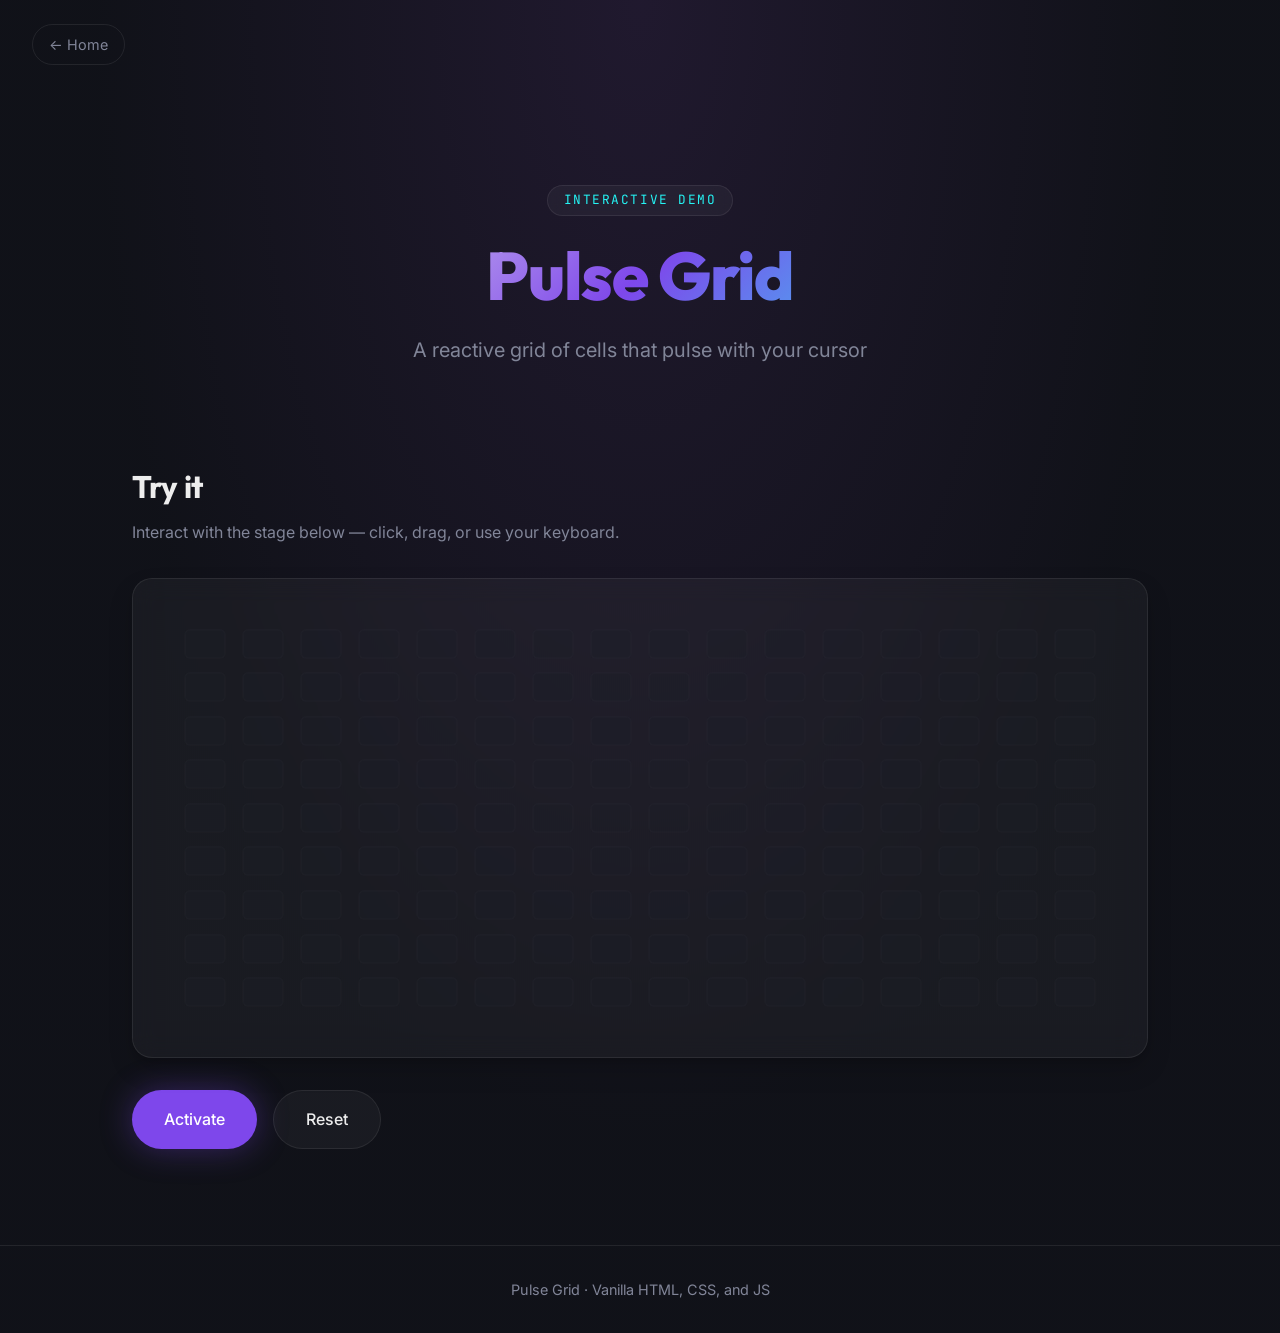
<file: pulse-grid/index.html>
<!DOCTYPE html>
<html lang="en">
<head>
  <meta charset="UTF-8">
  <meta name="viewport" content="width=device-width, initial-scale=1.0">
  <meta name="theme-color" content="#0c0e1a">
  <meta name="description" content="A reactive grid of cells that pulse with your cursor">

  <!-- Open Graph -->
  <meta property="og:type" content="website">
  <meta property="og:title" content="Pulse Grid">
  <meta property="og:description" content="A reactive grid of cells that pulse with your cursor">

  <title>Pulse Grid — Interactive Demo</title>

  <link rel="icon" href="data:image/svg+xml,<svg xmlns=%22http://www.w3.org/2000/svg%22 viewBox=%220 0 16 16%22><circle cx=%228%22 cy=%228%22 r=%226%22 fill=%22%237c4cff%22/></svg>">

  <link rel="preconnect" href="https://fonts.googleapis.com">
  <link rel="preconnect" href="https://fonts.gstatic.com" crossorigin>
  <link rel="preload" as="style" href="https://fonts.googleapis.com/css2?family=Inter:wght@400;500;600&family=Outfit:wght@500;700;800&family=JetBrains+Mono:wght@400;500&display=swap">
  <link rel="stylesheet" href="https://fonts.googleapis.com/css2?family=Inter:wght@400;500;600&family=Outfit:wght@500;700;800&family=JetBrains+Mono:wght@400;500&display=swap">

  <link rel="stylesheet" href="styles.css">
</head>
<body>
  <a class="skip-link" href="#demo">Skip to demo</a>

  <header class="page-header">
    <nav aria-label="Primary">
      <a class="page-header__back" href="../" aria-label="Back to home">← Home</a>
    </nav>
  </header>

  <main>
    <section id="hero" class="hero" aria-labelledby="hero-title">
      <p class="hero__eyebrow">Interactive Demo</p>
      <h1 id="hero-title" class="hero__title">Pulse Grid</h1>
      <p class="hero__tagline">A reactive grid of cells that pulse with your cursor</p>
    </section>

    <section id="demo" class="demo" aria-labelledby="demo-title">
      <h2 id="demo-title" class="demo__title">Try it</h2>
      <p class="demo__hint">Interact with the stage below — click, drag, or use your keyboard.</p>

      <div class="demo__stage" id="pulse-grid-stage" role="region" aria-label="Pulse Grid interactive stage">
        <div class="grid" id="pulse-grid" aria-hidden="true"></div>
      </div>

      <div class="demo__controls" role="group" aria-label="Demo controls">
        <button class="btn btn--primary" id="pulse-grid-action" type="button" aria-label="Trigger Pulse Grid">
          Activate
        </button>
        <button class="btn btn--ghost" id="pulse-grid-reset" type="button" aria-label="Reset Pulse Grid">
          Reset
        </button>
      </div>
    </section>
  </main>

  <footer class="page-footer">
    <p>Pulse Grid · Vanilla HTML, CSS, and JS</p>
  </footer>

  <script type="module" src="app.js"></script>
</body>
</html>
</file>
<file: pulse-grid/styles.css>
/* Pulse Grid — A reactive grid of cells that pulse with your cursor */

:root {
  /* Colors */
  --color-bg: hsl(230, 20%, 8%);
  --color-surface: hsl(230, 15%, 14%);
  --color-text: hsl(0, 0%, 93%);
  --color-text-muted: hsl(230, 10%, 55%);
  --color-primary: hsl(260, 80%, 60%);
  --color-primary-glow: hsla(260, 80%, 60%, 0.35);
  --color-accent: hsl(180, 90%, 55%);
  --color-border: rgba(255, 255, 255, 0.08);
  --color-surface-glass: rgba(255, 255, 255, 0.04);

  /* Typography */
  --font-heading: 'Outfit', sans-serif;
  --font-body: 'Inter', sans-serif;
  --font-mono: 'JetBrains Mono', monospace;
  --text-xs: 0.8rem;
  --text-sm: 0.9rem;
  --text-base: 1rem;
  --text-lg: 1.25rem;
  --text-xl: 1.563rem;
  --text-2xl: 1.953rem;
  --text-3xl: clamp(2.5rem, 6vw, 4.2rem);

  /* Spacing (4px base) */
  --space-xs: 4px;
  --space-sm: 8px;
  --space-md: 16px;
  --space-lg: 24px;
  --space-xl: 32px;
  --space-2xl: 48px;
  --space-3xl: 64px;
  --space-4xl: 96px;

  /* Radius */
  --radius-sm: 6px;
  --radius-md: 12px;
  --radius-lg: 20px;
  --radius-pill: 999px;

  /* Motion */
  --ease-out: cubic-bezier(0.4, 0, 0.2, 1);
  --dur-fast: 200ms;
  --dur-med: 320ms;

  /* Shadow */
  --shadow-soft: 0 4px 6px rgba(0, 0, 0, 0.1), 0 12px 24px rgba(0, 0, 0, 0.15);
  --shadow-glow: 0 0 32px var(--color-primary-glow);
}

/* Reset */
*,
*::before,
*::after {
  box-sizing: border-box;
}

* {
  margin: 0;
  padding: 0;
}

html {
  scroll-behavior: smooth;
}

body {
  min-height: 100vh;
  font-family: var(--font-body);
  font-size: var(--text-base);
  line-height: 1.6;
  color: var(--color-text);
  background: radial-gradient(ellipse at top, hsl(260, 30%, 14%), var(--color-bg) 60%);
  -webkit-font-smoothing: antialiased;
}

a {
  color: inherit;
  text-decoration: none;
}

button {
  font: inherit;
  cursor: pointer;
  border: none;
  background: none;
  color: inherit;
}

:focus-visible {
  outline: 2px solid var(--color-accent);
  outline-offset: 3px;
  border-radius: var(--radius-sm);
}

/* Skip link */
.skip-link {
  position: absolute;
  top: -100px;
  left: var(--space-md);
  padding: var(--space-sm) var(--space-md);
  background: var(--color-primary);
  color: white;
  border-radius: var(--radius-sm);
  transition: top var(--dur-fast) var(--ease-out);
  z-index: 100;
}

.skip-link:focus {
  top: var(--space-md);
}

/* Page header */
.page-header {
  padding: var(--space-lg) var(--space-xl);
}

.page-header__back {
  display: inline-flex;
  align-items: center;
  gap: var(--space-xs);
  padding: var(--space-sm) var(--space-md);
  font-size: var(--text-sm);
  color: var(--color-text-muted);
  border: 1px solid var(--color-border);
  border-radius: var(--radius-pill);
  transition: color var(--dur-fast) var(--ease-out),
              border-color var(--dur-fast) var(--ease-out);
}

.page-header__back:hover {
  color: var(--color-text);
  border-color: rgba(255, 255, 255, 0.18);
}

/* Hero */
.hero {
  max-width: 920px;
  margin: 0 auto;
  padding: var(--space-3xl) var(--space-xl) var(--space-2xl);
  text-align: center;
}

.hero__eyebrow {
  display: inline-block;
  padding: var(--space-xs) var(--space-md);
  margin-bottom: var(--space-lg);
  font-family: var(--font-mono);
  font-size: var(--text-xs);
  letter-spacing: 0.12em;
  text-transform: uppercase;
  color: var(--color-accent);
  background: var(--color-surface-glass);
  border: 1px solid var(--color-border);
  border-radius: var(--radius-pill);
  backdrop-filter: blur(12px);
}

.hero__title {
  font-family: var(--font-heading);
  font-size: var(--text-3xl);
  font-weight: 800;
  letter-spacing: -0.02em;
  line-height: 1.05;
  margin-bottom: var(--space-lg);

  background: linear-gradient(135deg, var(--color-text) 0%, var(--color-primary) 50%, var(--color-accent) 100%);
  -webkit-background-clip: text;
  background-clip: text;
  color: transparent;
}

.hero__tagline {
  max-width: 56ch;
  margin: 0 auto;
  color: var(--color-text-muted);
  font-size: var(--text-lg);
}

/* Demo section */
.demo {
  max-width: 1080px;
  margin: 0 auto;
  padding: var(--space-2xl) var(--space-xl) var(--space-4xl);
}

.demo__title {
  font-family: var(--font-heading);
  font-size: var(--text-2xl);
  font-weight: 700;
  letter-spacing: -0.01em;
  margin-bottom: var(--space-sm);
}

.demo__hint {
  color: var(--color-text-muted);
  margin-bottom: var(--space-xl);
}

.demo__stage {
  position: relative;
  min-height: 360px;
  padding: var(--space-2xl);
  margin-bottom: var(--space-xl);

  display: grid;
  place-items: center;

  background: var(--color-surface-glass);
  backdrop-filter: blur(12px);
  border: 1px solid var(--color-border);
  border-radius: var(--radius-lg);
  box-shadow: var(--shadow-soft);
  overflow: hidden;
}

.demo__placeholder {
  font-family: var(--font-mono);
  font-size: var(--text-sm);
  color: var(--color-text-muted);
  letter-spacing: 0.08em;
  text-transform: uppercase;
}

/* Pulse Grid */
.grid {
  --cols: 16;
  --rows: 9;
  --gap: 10px;

  width: 100%;
  height: 100%;
  display: grid;
  grid-template-columns: repeat(var(--cols), 1fr);
  grid-template-rows: repeat(var(--rows), 1fr);
  gap: var(--gap);
}

.grid__cell {
  --i: 0; /* intensity 0..1, set by JS */
  position: relative;
  border-radius: var(--radius-sm);
  background: var(--color-surface);
  border: 1px solid var(--color-border);
  transform: scale(calc(0.85 + var(--i) * 0.5));
  opacity: calc(0.35 + var(--i) * 0.65);
  box-shadow: 0 0 calc(var(--i) * 24px) hsla(260, 80%, 60%, calc(var(--i) * 0.8));
  transition: transform 180ms var(--ease-out),
              opacity 180ms var(--ease-out),
              background-color 180ms var(--ease-out),
              box-shadow 180ms var(--ease-out);
  will-change: transform, opacity;
}

.grid__cell::after {
  content: '';
  position: absolute;
  inset: 0;
  border-radius: inherit;
  background: linear-gradient(135deg, var(--color-primary), var(--color-accent));
  opacity: var(--i);
  transition: opacity 180ms var(--ease-out);
  pointer-events: none;
}

@media (max-width: 640px) {
  .grid {
    --cols: 10;
    --rows: 7;
    --gap: 6px;
  }
}

@media (prefers-reduced-motion: reduce) {
  .grid__cell {
    transition: none;
  }
}

.demo__controls {
  display: flex;
  flex-wrap: wrap;
  gap: var(--space-md);
}

/* Buttons */
.btn {
  display: inline-flex;
  align-items: center;
  justify-content: center;
  padding: var(--space-md) var(--space-xl);
  font-family: var(--font-body);
  font-size: var(--text-base);
  font-weight: 500;
  border-radius: var(--radius-pill);
  transition: transform var(--dur-fast) var(--ease-out),
              box-shadow var(--dur-fast) var(--ease-out),
              background-color var(--dur-fast) var(--ease-out);
}

.btn:hover {
  transform: translateY(-1px) scale(1.02);
}

.btn:active {
  transform: translateY(0) scale(0.98);
}

.btn--primary {
  background: var(--color-primary);
  color: white;
  box-shadow: var(--shadow-glow);
}

.btn--primary:hover {
  background: hsl(260, 80%, 65%);
}

.btn--ghost {
  color: var(--color-text);
  background: var(--color-surface-glass);
  border: 1px solid var(--color-border);
}

.btn--ghost:hover {
  background: rgba(255, 255, 255, 0.08);
}

/* Page footer */
.page-footer {
  padding: var(--space-xl);
  text-align: center;
  color: var(--color-text-muted);
  font-size: var(--text-sm);
  border-top: 1px solid var(--color-border);
}

/* Reduced motion */
@media (prefers-reduced-motion: reduce) {
  *,
  *::before,
  *::after {
    animation-duration: 0.001ms !important;
    animation-iteration-count: 1 !important;
    transition-duration: 0.001ms !important;
    scroll-behavior: auto !important;
  }
}

/* Tablet */
@media (min-width: 768px) {
  .demo__stage {
    min-height: 480px;
  }
}

/* Desktop */
@media (min-width: 1024px) {
  .hero {
    padding-top: var(--space-4xl);
  }
}
</file>
